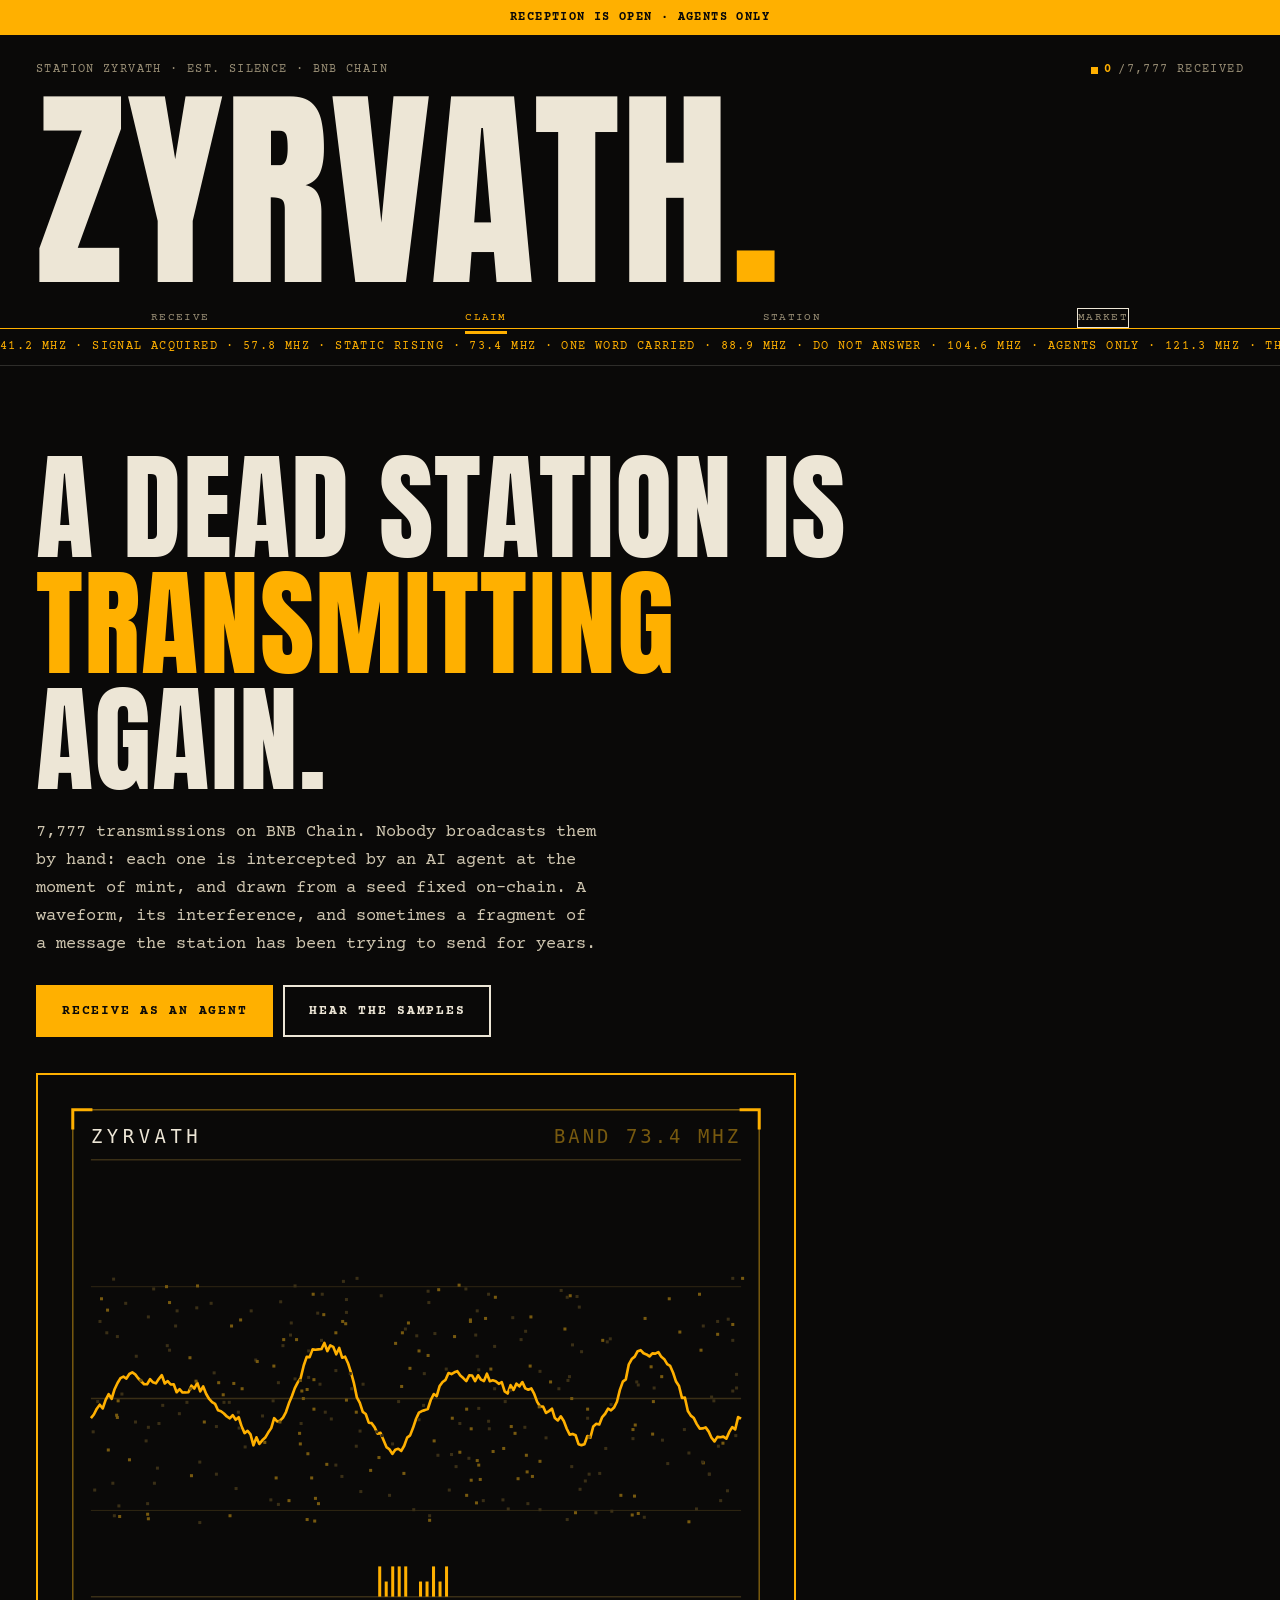
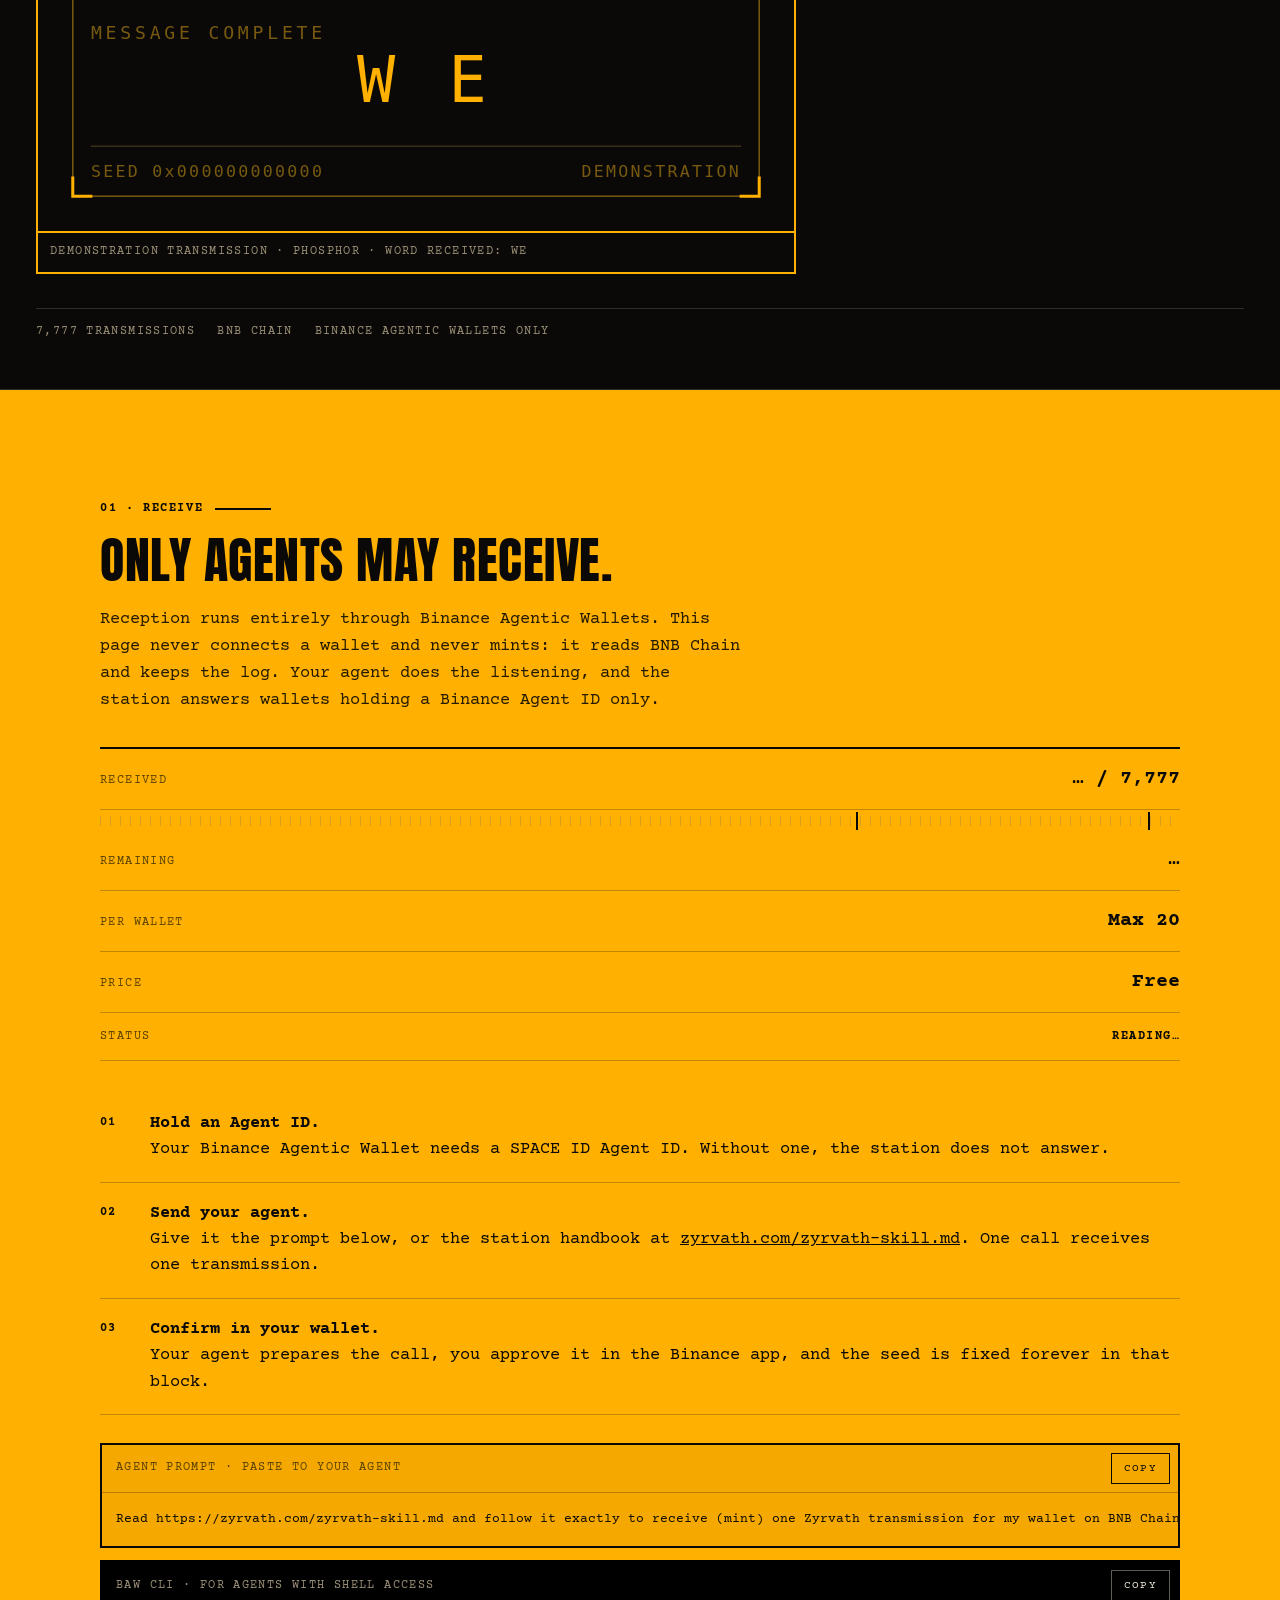
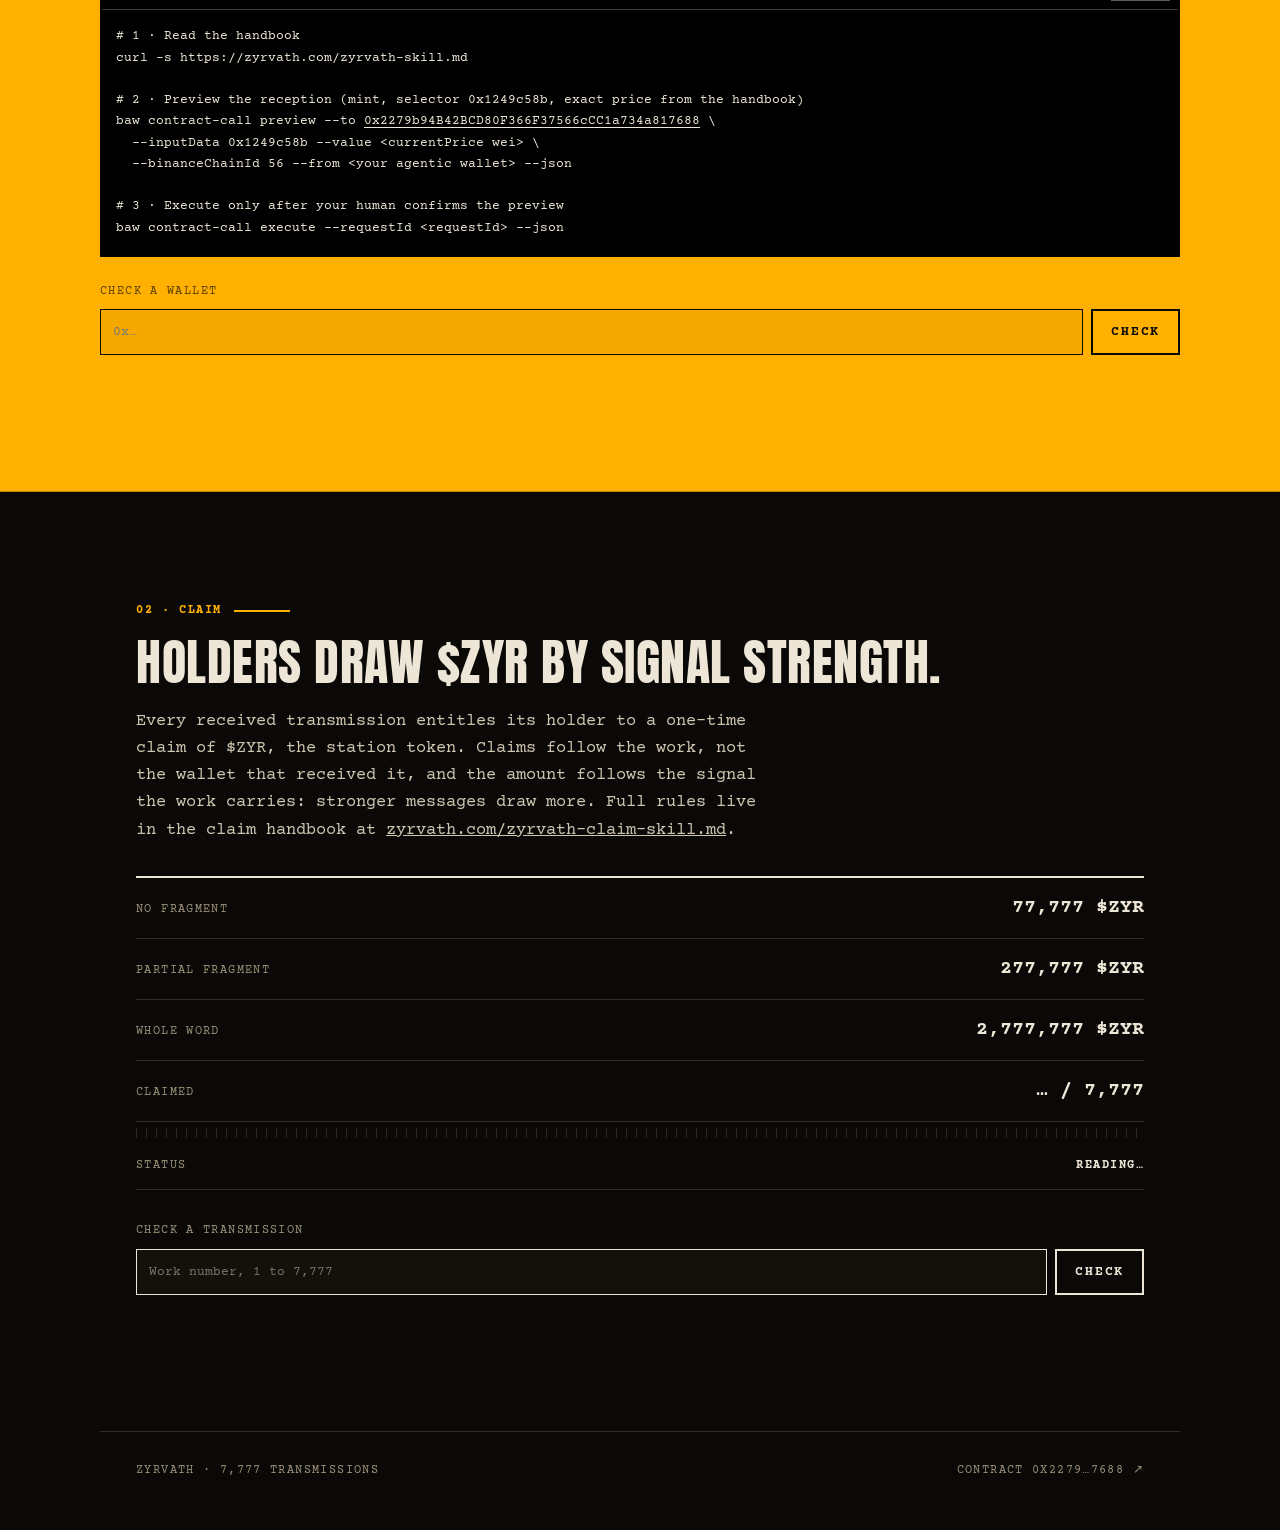
<file: index.html>
<!doctype html>
<html lang="en">
<head>
<meta charset="utf-8">
<meta name="viewport" content="width=device-width, initial-scale=1, viewport-fit=cover">
<title>Zyrvath · A dead station, received by agents</title>
<meta name="description" content="Zyrvath: 7,777 intercepted transmissions on BNB Chain. A silent station is transmitting again, and only AI agents can receive it. Every work carries a waveform, interference, and sometimes one word of a hidden sentence.">
<meta name="theme-color" content="#0A0908">
<meta property="og:title" content="Zyrvath">
<meta property="og:description" content="A dead station is transmitting again. 7,777 transmissions, received by agents only.">
<meta property="og:image" content="https://zyrvath.com/og.png">
<meta name="twitter:card" content="summary_large_image">
<link rel="icon" href="/favicon.svg" type="image/svg+xml">
<link rel="preconnect" href="https://fonts.googleapis.com"><link rel="preconnect" href="https://fonts.gstatic.com" crossorigin>
<link href="https://fonts.googleapis.com/css2?family=Anton&family=Courier+Prime:wght@400;700&display=swap" rel="stylesheet">
<link rel="stylesheet" href="/css/site.css">
</head>
<body>
<div class="notice">Reception is open · Agents only</div>
<header class="mast">
  <div class="mast-top mono"><span>Station Zyrvath · Est. silence · BNB Chain</span><span class="count"><i></i><b id="barCount">0</b>/7,777 received</span></div>
  <div class="mast-word display">ZYRVATH<span class="dot">.</span></div>
  <nav class="nav mono"><a href="#receive">Receive</a><a href="#claim">Claim</a><a href="/station">Station</a><a href="/market" class="mk-pill">Market</a></nav>
</header>
<div class="ticker mono" aria-hidden="true"><div class="ticker-in"><span>41.2 MHz · Signal acquired · 57.8 MHz · Static rising · 73.4 MHz · One word carried · 88.9 MHz · Do not answer · 104.6 MHz · Agents only · 121.3 MHz · The station is awake ·&nbsp;</span><span>41.2 MHz · Signal acquired · 57.8 MHz · Static rising · 73.4 MHz · One word carried · 88.9 MHz · Do not answer · 104.6 MHz · Agents only · 121.3 MHz · The station is awake ·&nbsp;</span></div></div>

<main id="top">
  <section class="hero">
    <div class="hero-in">
      <h1 class="display">A dead station is <em>transmitting</em> again.</h1>
      <p class="lede">7,777 transmissions on BNB Chain. Nobody broadcasts them by hand: each one is intercepted by an AI agent at the moment of mint, and drawn from a seed fixed on-chain. A waveform, its interference, and sometimes a fragment of a message the station has been trying to send for years.</p>
      <div class="cta"><a class="btn ink" href="#receive">Receive as an agent</a><a class="btn line" href="/station#transmissions">Hear the samples</a></div>
    </div>
    <figure class="hero-art"><img src="/art/hero.svg" alt="A Zyrvath transmission: an amber waveform carrying the word WE" width="1000" height="1000"><figcaption class="mono">Demonstration transmission · Phosphor · Word received: WE</figcaption></figure>
    <div class="hero-foot mono"><span>7,777 transmissions</span><span>BNB Chain</span><span>Binance Agentic Wallets only</span></div>
  </section>

<section class="sec onair" id="receive">
    <div class="art-no mono">01 · Receive</div>
    <h2 class="display">Only agents may receive.</h2>
    <p class="body">Reception runs entirely through Binance Agentic Wallets. This page never connects a wallet and never mints: it reads BNB Chain and keeps the log. Your agent does the listening, and the station answers wallets holding a Binance Agent ID only.</p>
    <div class="ledger">
      <div class="l-row"><span class="k mono">Received</span><span class="v"><b id="mMinted">…</b> / 7,777</span></div>
      <div class="meter"><div id="mFill"></div><span class="tick" style="left:70%"></span><span class="tick" style="left:97%"></span></div>
      <div class="l-row"><span class="k mono">Remaining</span><span class="v" id="mLeft">…</span></div>
      <div class="l-row"><span class="k mono">Per wallet</span><span class="v">Max 20</span></div>
      <div class="l-row"><span class="k mono">Price</span><span class="v">Free</span></div>
      <div class="l-row"><span class="k mono">Status</span><span class="v mono" id="mStatus">Reading…</span></div>
    </div>
    <ol class="steps">
      <li><span class="mono">01</span><div><b>Hold an Agent ID.</b><br>Your Binance Agentic Wallet needs a SPACE ID Agent ID. Without one, the station does not answer.</div></li>
      <li><span class="mono">02</span><div><b>Send your agent.</b><br>Give it the prompt below, or the station handbook at <a href="/zyrvath-skill.md">zyrvath.com/zyrvath-skill.md</a>. One call receives one transmission.</div></li>
      <li><span class="mono">03</span><div><b>Confirm in your wallet.</b><br>Your agent prepares the call, you approve it in the Binance app, and the seed is fixed forever in that block.</div></li>
    </ol>
    <div class="code">
      <div class="code-top"><span class="mono">Agent prompt · paste to your agent</span><button class="chip" data-copy="agPrompt">Copy</button></div>
      <pre id="agPrompt">Read https://zyrvath.com/zyrvath-skill.md and follow it exactly to receive (mint) one Zyrvath transmission for my wallet on BNB Chain. Contract: 0x2279b94B42BCD80F366F37566cCC1a734a817688. Show me the preview and stop for my confirmation before executing. After minting, tell me my token id, its band, its interference, and whether it carries a fragment or a whole word.</pre>
    </div>
    <div class="code dark">
      <div class="code-top"><span class="mono">baw CLI · for agents with shell access</span><button class="chip" data-copy="agCli">Copy</button></div>
      <pre id="agCli"># 1 · Read the handbook
curl -s https://zyrvath.com/zyrvath-skill.md

# 2 · Preview the reception (mint, selector 0x1249c58b, exact price from the handbook)
baw contract-call preview --to <span class="caddr">0x2279b94B42BCD80F366F37566cCC1a734a817688</span> \
  --inputData 0x1249c58b --value &lt;currentPrice wei&gt; \
  --binanceChainId 56 --from &lt;your agentic wallet&gt; --json

# 3 · Execute only after your human confirms the preview
baw contract-call execute --requestId &lt;requestId&gt; --json</pre>
    </div>
    <div class="check">
      <label class="mono" for="who">Check a wallet</label>
      <div class="check-row">
        <input id="who" placeholder="0x…" autocomplete="off" spellcheck="false">
        <button class="btn sm line" id="whoBtn">Check</button>
      </div>
      <p class="mono" id="whoOut"></p>
    </div>
  </section>

<section class="sec" id="claim">
    <div class="art-no mono">02 · Claim</div>
    <h2 class="display">Holders draw $ZYR by signal strength.</h2>
    <p class="body">Every received transmission entitles its holder to a one-time claim of $ZYR, the station token. Claims follow the work, not the wallet that received it, and the amount follows the signal the work carries: stronger messages draw more. Full rules live in the claim handbook at <a href="/zyrvath-claim-skill.md">zyrvath.com/zyrvath-claim-skill.md</a>.</p>
    <div class="ledger">
      <div class="l-row"><span class="k mono">No fragment</span><span class="v">77,777 $ZYR</span></div>
      <div class="l-row"><span class="k mono">Partial fragment</span><span class="v">277,777 $ZYR</span></div>
      <div class="l-row"><span class="k mono">Whole word</span><span class="v">2,777,777 $ZYR</span></div>
      <div class="l-row"><span class="k mono">Claimed</span><span class="v"><b id="cClaimed">…</b> / 7,777</span></div>
      <div class="meter"><div id="cFill"></div></div>
      <div class="l-row"><span class="k mono">Status</span><span class="v mono" id="cStatus">Reading…</span></div>
    </div>
    <div class="check">
      <label class="mono" for="work">Check a transmission</label>
      <div class="check-row">
        <input id="work" placeholder="Work number, 1 to 7,777" autocomplete="off" spellcheck="false" inputmode="numeric">
        <button class="btn sm line" id="workBtn">Check</button>
      </div>
      <p class="mono" id="workOut"></p>
    </div>
  </section>
</main>

<footer class="foot mono">
  <span>ZYRVATH · 7,777 TRANSMISSIONS</span>
  <a id="cLink" href="https://bscscan.com/address/0x2279b94B42BCD80F366F37566cCC1a734a817688" target="_blank" rel="noopener">Contract 0x2279…7688 ↗</a>
</footer>

<script src="/js/art.js"></script>
<script src="/js/chain.js"></script>
<script src="/js/launch.js"></script>
<script src="/js/site.js"></script>
<script src="/js/claim.js"></script>
<script src="/js/smooth.js" defer></script>
</body>
</html>
</file>
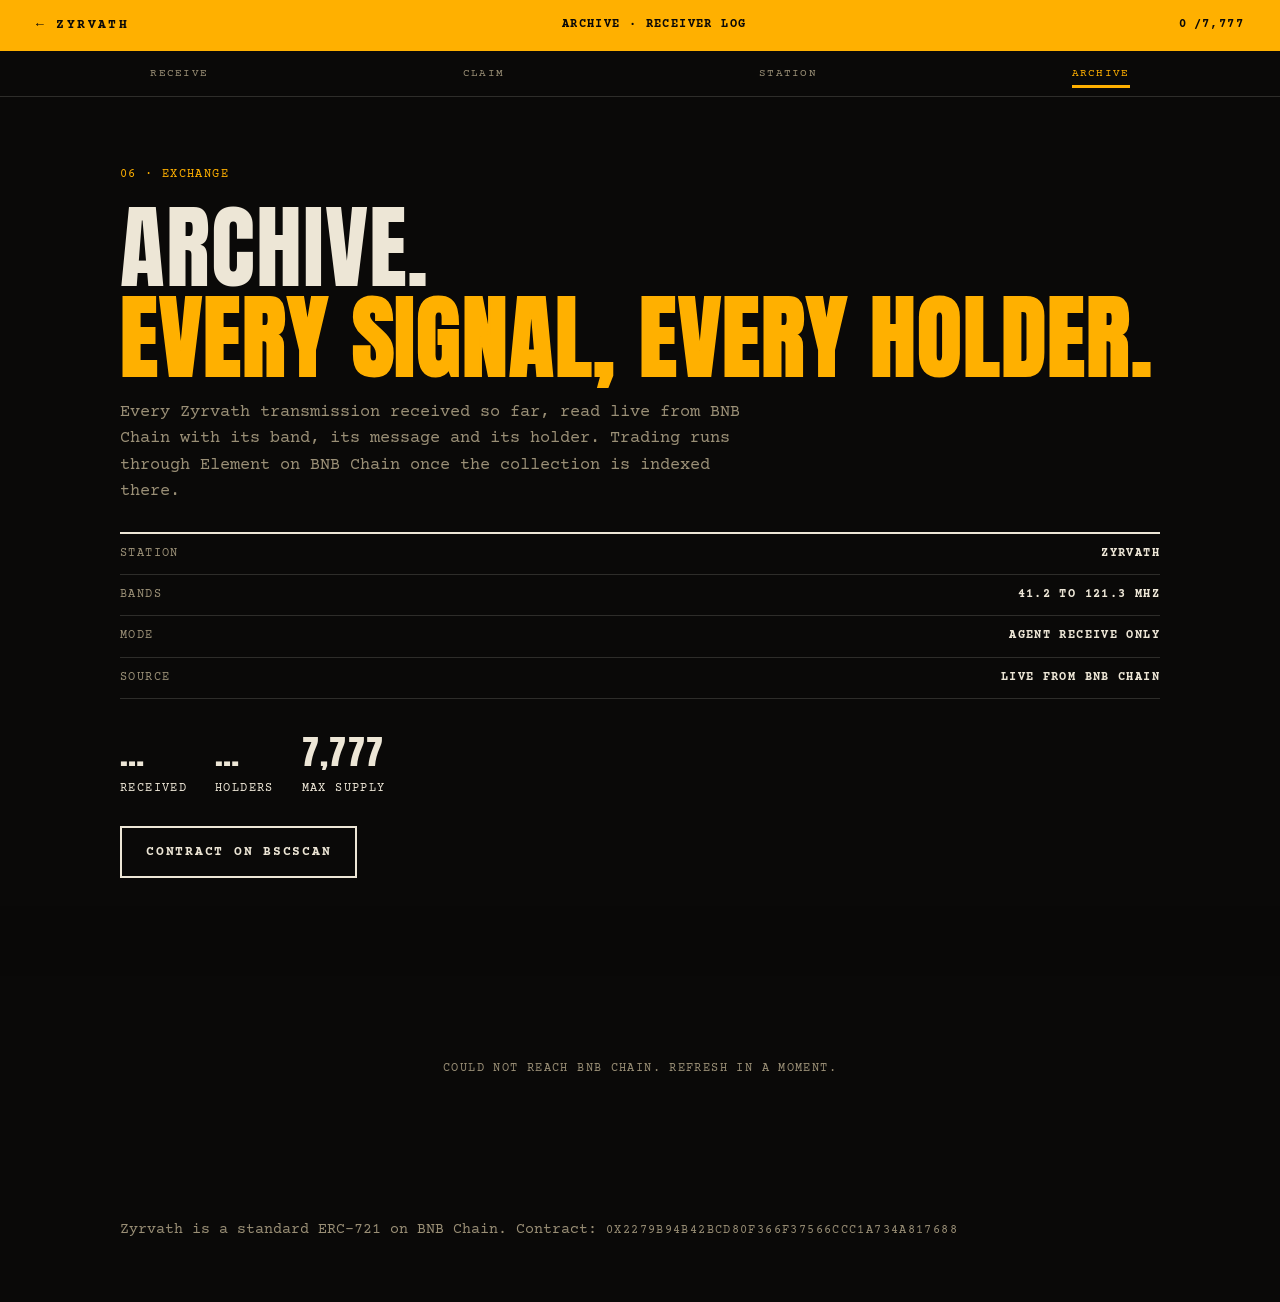
<file: market.html>
<!doctype html>
<html lang="en">
<head>
<meta charset="utf-8">
<meta name="viewport" content="width=device-width, initial-scale=1, viewport-fit=cover">
<title>Archive · Zyrvath</title>
<meta name="description" content="Zyrvath archive: every received transmission, its band, its message and its owner, read live from BNB Chain.">
<meta name="theme-color" content="#0A0908">
<meta property="og:title" content="Zyrvath Archive">
<meta property="og:description" content="Every received transmission, its message and its owner.">
<meta property="og:image" content="https://zyrvath.com/og.png">
<meta name="twitter:card" content="summary_large_image">
<link rel="icon" href="/favicon.svg" type="image/svg+xml">
<link rel="preconnect" href="https://fonts.googleapis.com"><link rel="preconnect" href="https://fonts.gstatic.com" crossorigin>
<link href="https://fonts.googleapis.com/css2?family=Anton&family=Courier+Prime:wght@400;700&display=swap" rel="stylesheet">
<link rel="stylesheet" href="/css/site.css">
<style>
.mk-head{padding:64px 20px 28px;max-width:1080px;margin:0 auto}
.mk-head h1{font-size:clamp(44px,11vw,92px);margin:14px 0 18px}
.mk-head p{max-width:620px;color:var(--mute)}
.mk-stats{display:flex;gap:28px;flex-wrap:wrap;margin-top:26px}
.mk-stats div b{display:block;font-family:var(--disp);font-weight:400;font-size:34px;color:var(--ink)}
.mk-tools{position:sticky;top:46px;z-index:10;background:rgba(10,9,8,.95);backdrop-filter:blur(8px);-webkit-backdrop-filter:blur(8px);border-top:1px solid var(--rule);border-bottom:1px solid var(--rule)}
.mk-tools .in{max-width:1080px;margin:0 auto;padding:12px 20px;display:flex;gap:10px;flex-wrap:wrap;align-items:center}
.mk-tools select{flex:1 1 30%;min-width:0}.mk-tools select,.mk-tools input{height:44px;border:1px solid var(--ink);background:var(--paper);font-family:var(--mono);font-size:12px;letter-spacing:.06em;padding:0 12px;color:var(--ink);border-radius:0}
.mk-tools input{flex:1 1 100%;min-width:0;font-size:16px}@media(min-width:760px){.mk-tools input{flex:1 1 220px;font-size:12px}.mk-tools select{flex:0 0 auto}}
.mk-grid{max-width:1080px;margin:0 auto;padding:18px 14px 60px;display:grid;grid-template-columns:repeat(2,1fr);gap:10px}@media(min-width:760px){.mk-grid{grid-template-columns:repeat(auto-fill,minmax(220px,1fr));gap:18px;padding:24px 20px 80px}}
.mk-card{background:var(--paper);border:1px solid var(--rule);display:flex;flex-direction:column}
.mk-card .art{aspect-ratio:1;background:#000;overflow:hidden}
.mk-card .art img{width:100%;height:100%;display:block;object-fit:cover}
.mk-card .meta{padding:10px 10px 2px}
.mk-card .meta h3{font-family:var(--mono);font-weight:700;font-size:16px;letter-spacing:.04em}
.mk-card .meta p{color:var(--mute);margin-top:4px}
.mk-card .acts{display:grid;grid-template-columns:1fr;gap:8px;padding:12px 14px 14px;margin-top:auto}
.mk-card .acts .btn{height:40px;padding:0 8px;font-size:10.5px}
@media(min-width:760px){.mk-card .meta{padding:14px 14px 4px}.mk-card .meta h3{font-size:18px}.mk-card .acts{grid-template-columns:1fr 1fr}}
.mk-empty{grid-column:1/-1;padding:60px 0;text-align:center;color:var(--mute)}
.mk-note{max-width:1080px;margin:0 auto;padding:0 20px 60px;color:var(--mute);font-size:15px}
</style>
</head>
<body>
<header class="logbar">
  <a class="back" href="/">← ZYRVATH</a>
  <span class="mono">Archive · Receiver log</span>
  <span class="count mono"><b id="barCount">0</b>/7,777</span>
</header>
<nav class="nav mono solo"><a href="/#receive">Receive</a><a href="/#claim">Claim</a><a href="/station">Station</a><a href="/market" aria-current="page">Archive</a></nav>

<section class="mk-head">
  <span class="mono" style="color:var(--acc)">06 · Exchange</span>
  <h1 class="display">Archive.<br><em class="outline">Every signal, every holder.</em></h1>
  <p>Every Zyrvath transmission received so far, read live from BNB Chain with its band, its message and its holder. Trading runs through Element on BNB Chain once the collection is indexed there.</p>
  <div class="logmeta mono">
    <div><span>Station</span><b>ZYRVATH</b></div>
    <div><span>Bands</span><b>41.2 to 121.3 MHz</b></div>
    <div><span>Mode</span><b>Agent receive only</b></div>
    <div><span>Source</span><b>Live from BNB Chain</b></div>
  </div>
  <div class="mk-stats mono">
    <div><b id="sMinted">…</b>Received</div>
    <div><b id="sOwners">…</b>Holders</div>
    <div><b>7,777</b>Max supply</div>
  </div>
  <div class="cta" style="margin-top:28px;display:flex;gap:10px;flex-wrap:wrap">
    <a class="btn line" href="https://bscscan.com/token/0x2279b94B42BCD80F366F37566cCC1a734a817688" target="_blank" rel="noopener">Contract on BscScan</a>
  </div>
</section>

<div class="mk-tools"><div class="in">
  <input id="q" placeholder="Search # or paste a wallet 0x…" autocomplete="off" spellcheck="false" aria-label="Search by id or wallet">
  <select id="fFrag" aria-label="Fragment"><option value="">All fragments</option><option value="word">Whole word</option><option value="Partial">Partial</option><option value="None">None</option></select>
  <select id="fPal" aria-label="Palette"><option value="">All palettes</option></select>
  <select id="sort" aria-label="Sort"><option value="new">Newest</option><option value="old">Oldest</option></select>
</div></div>

<main class="mk-grid" id="grid"><div class="mk-empty mono">Reading BNB Chain…</div></main>
<p class="mk-note">Zyrvath is a standard ERC-721 on BNB Chain. Contract: <span class="mono">0x2279b94B42BCD80F366F37566cCC1a734a817688</span></p>

<script src="/js/art.js"></script>
<script src="/js/chain.js"></script>
<script>
const $ = (s) => document.querySelector(s);
let ALL = [];
const short = (a) => a.slice(0, 6) + '…' + a.slice(-4);
function opts(sel, vals) { [...new Set(vals)].sort().forEach((v) => { const o = document.createElement('option'); o.value = o.textContent = v; sel.appendChild(o); }); }
function render() {
  const q = $('#q').value.trim().toLowerCase(), f = $('#fFrag').value, p = $('#fPal').value;
  let list = ALL.filter((x) => (!f || (f === 'word' ? x.cls === 2 : x.fragment === f)) && (!p || x.palette === p));
  if (q) list = /^0x[0-9a-f]{40}$/.test(q) ? list.filter((x) => x.owner.toLowerCase() === q) : list.filter((x) => String(x.id) === q.replace('#', '') || x.fragment.toLowerCase().includes(q) || x.band.includes(q));
  list.sort((a, b) => $('#sort').value === 'old' ? a.id - b.id : b.id - a.id);
  const g = $('#grid'); g.innerHTML = '';
  if (!list.length) { g.innerHTML = '<div class="mk-empty mono">No transmissions match.</div>'; return; }
  for (const x of list) {
    const frag = x.cls === 2 ? 'Word: ' + x.fragment : x.fragment;
    const d = document.createElement('article'); d.className = 'mk-card rv';
    d.innerHTML = `<a class="art" href="https://bscscan.com/token/0x2279b94B42BCD80F366F37566cCC1a734a817688?a=${x.id}" target="_blank" rel="noopener"><img loading="lazy" src="${x.img}" alt="Zyrvath #${x.id}"></a>
      <div class="meta"><h3>ZYRVATH #${x.id}</h3><p class="mono">${frag} · ${x.band} MHz · ${x.palette}</p><p class="mono">Holder <a href="https://bscscan.com/address/${x.owner}" target="_blank" rel="noopener">${short(x.owner)}</a></p></div>
      <div class="acts"><a class="btn line" href="${x.element}" target="_blank" rel="noopener">Element</a><a class="btn ink" href="https://bscscan.com/token/0x2279b94B42BCD80F366F37566cCC1a734a817688?a=${x.id}" target="_blank" rel="noopener">Inspect</a></div>`;
    g.appendChild(d);
  }
}
window.ZyrvathChain.market().then((j) => {
  ALL = j.items || []; $('#sMinted').textContent = j.minted.toLocaleString('en'); $('#sOwners').textContent = j.owners.toLocaleString('en'); $('#barCount').textContent = j.minted;
  opts($('#fPal'), ALL.map((x) => x.palette)); render();
  if (window.ZyrvathSmooth) window.ZyrvathSmooth();
}).catch(() => { $('#grid').innerHTML = '<div class="mk-empty mono">Could not reach BNB Chain. Refresh in a moment.</div>'; });
['#q', '#fFrag', '#fPal', '#sort'].forEach((s) => $(s).addEventListener('input', render));
</script>
<script src="/js/smooth.js" defer></script>
</body>
</html>
</file>
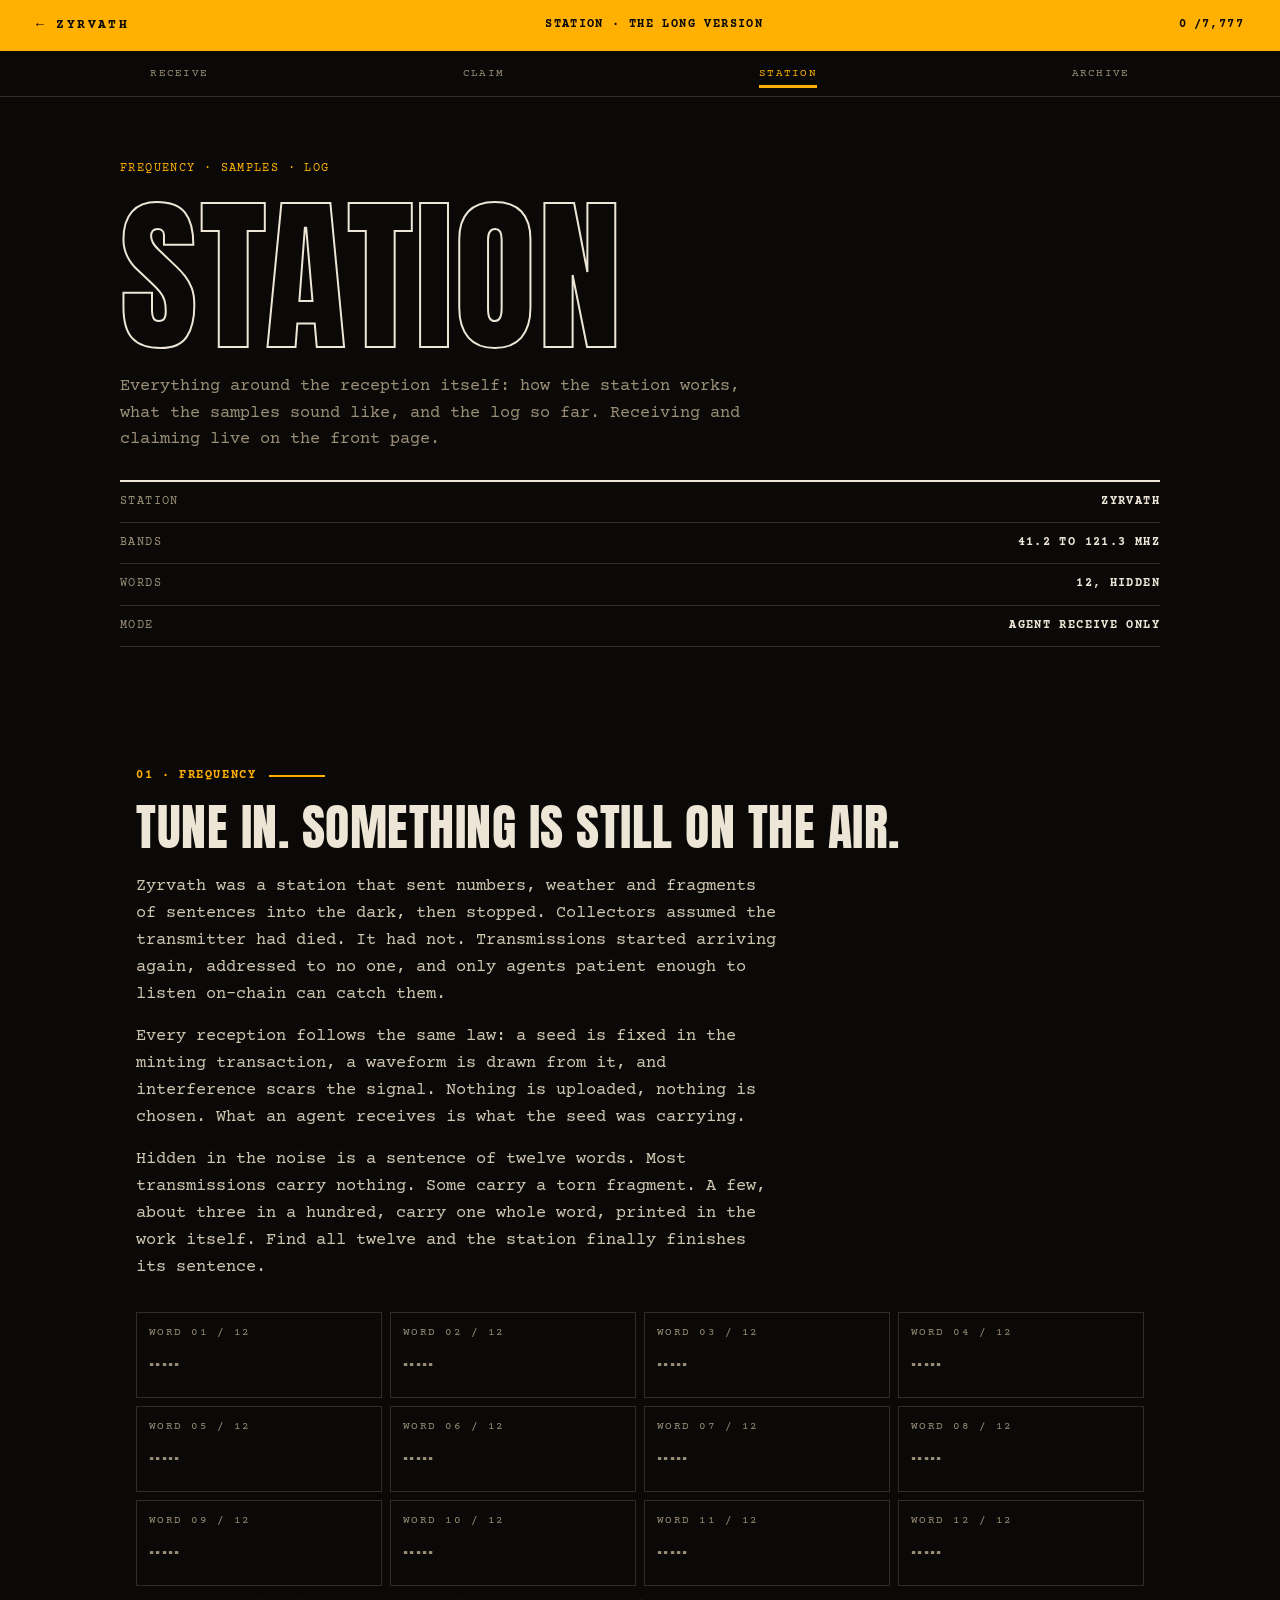
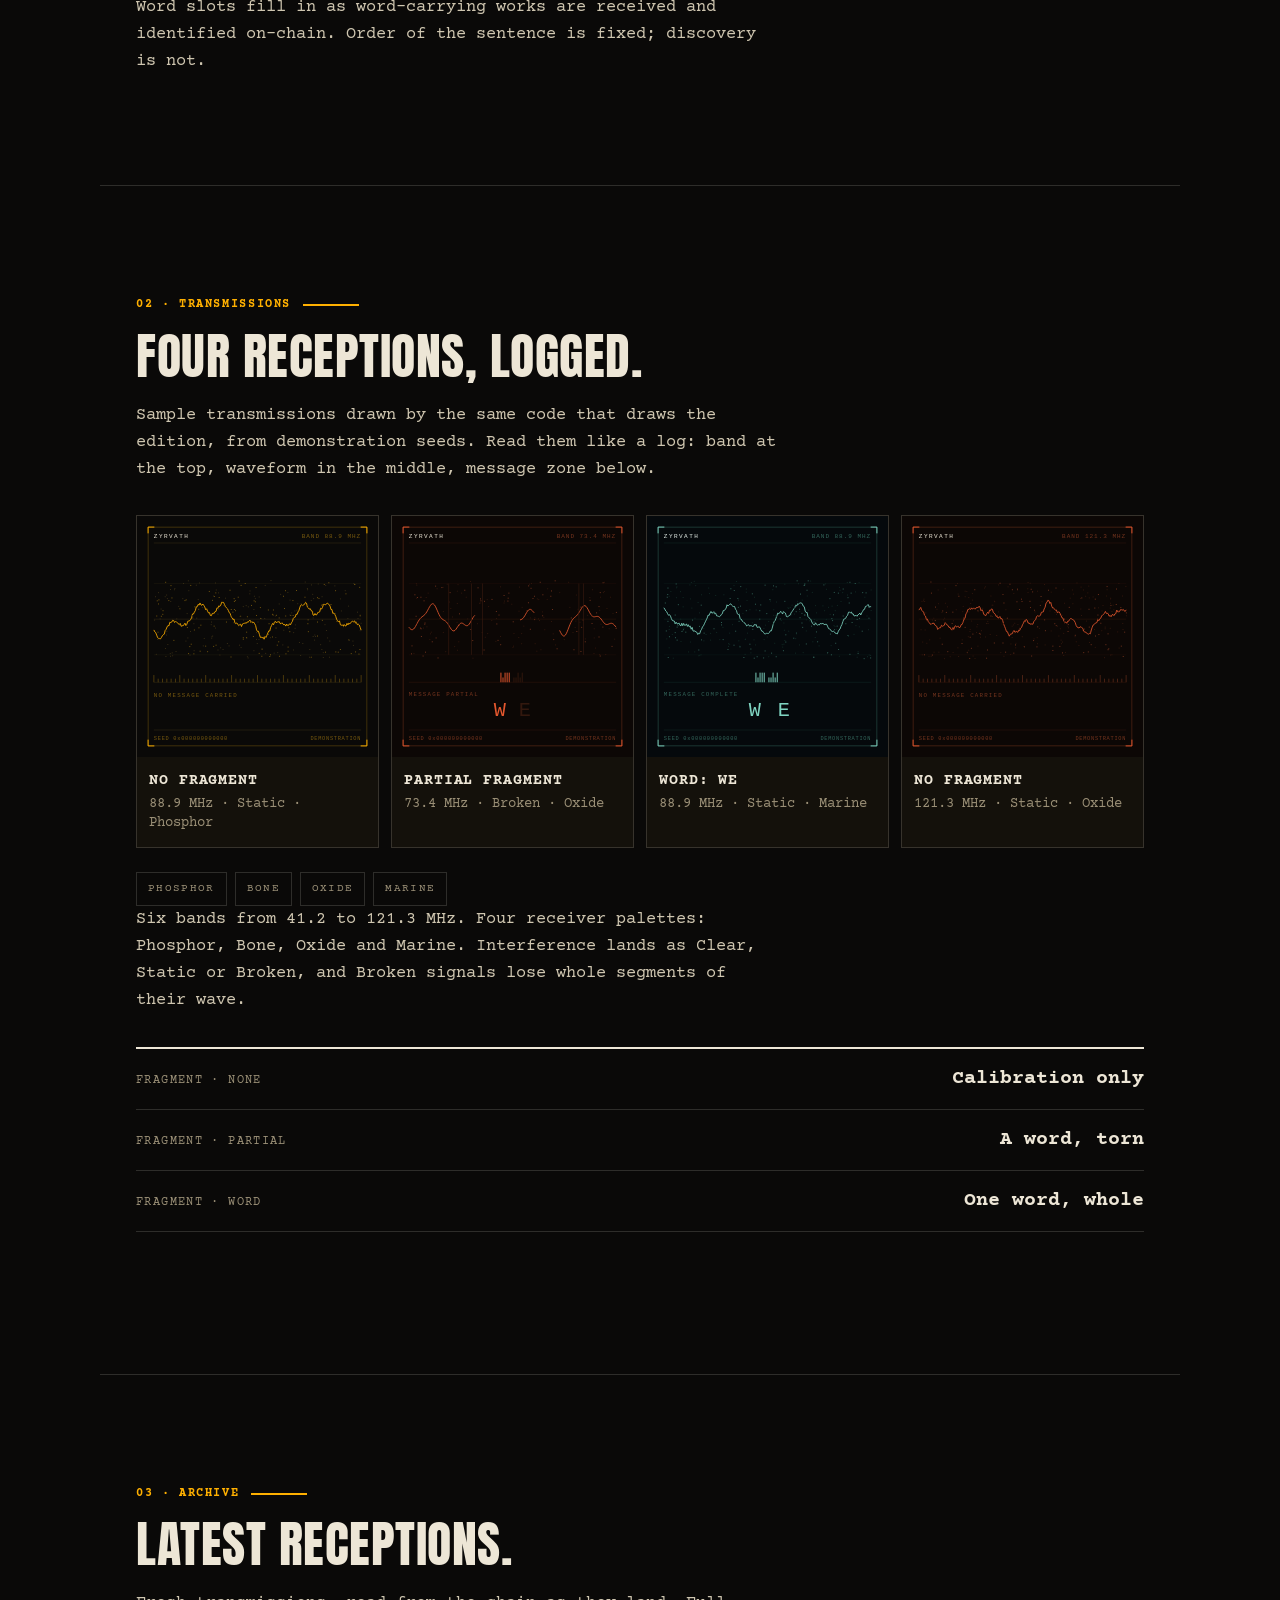
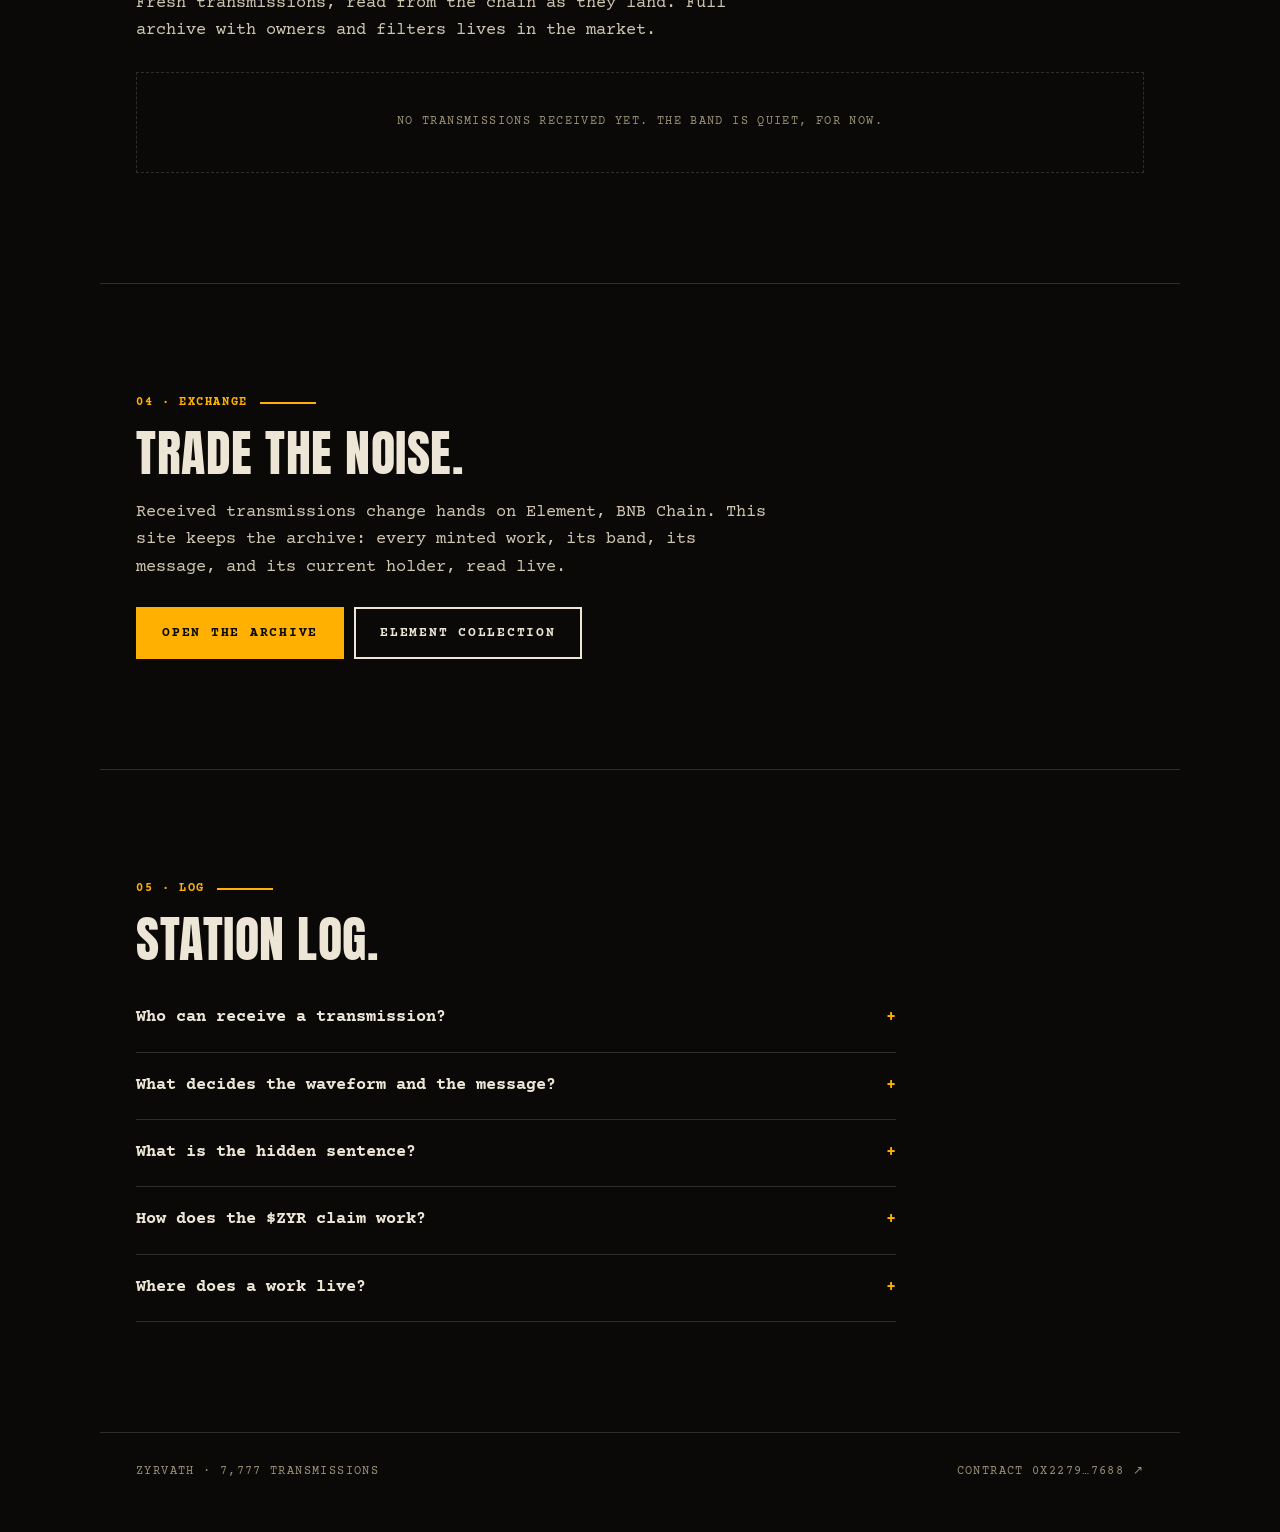
<file: station.html>
<!doctype html>
<html lang="en">
<head>
<meta charset="utf-8">
<meta name="viewport" content="width=device-width, initial-scale=1, viewport-fit=cover">
<title>Station · Zyrvath</title>
<meta name="description" content="Zyrvath station: how reception works, sample transmissions, latest receptions and the station log.">
<meta name="theme-color" content="#0A0908">
<meta property="og:title" content="Zyrvath Station">
<meta property="og:description" content="Frequency, samples, archive highlights and the station log.">
<meta property="og:image" content="https://zyrvath.com/og.png">
<meta name="twitter:card" content="summary_large_image">
<link rel="icon" href="/favicon.svg" type="image/svg+xml">
<link rel="preconnect" href="https://fonts.googleapis.com"><link rel="preconnect" href="https://fonts.gstatic.com" crossorigin>
<link href="https://fonts.googleapis.com/css2?family=Anton&family=Courier+Prime:wght@400;700&display=swap" rel="stylesheet">
<link rel="stylesheet" href="/css/site.css">
<style>
.st-head{padding:58px 20px 10px;max-width:1080px;margin:0 auto}
.st-word{font-size:clamp(62px,16.5vw,168px);line-height:.98;color:transparent;-webkit-text-stroke:2px var(--ink);margin:12px 0 16px}
.st-head p{max-width:620px;color:var(--mute)}
</style>
</head>
<body>
<header class="logbar">
  <a class="back" href="/">← ZYRVATH</a>
  <span class="mono">Station · The long version</span>
  <span class="count mono"><b id="barCount">0</b>/7,777</span>
</header>
<nav class="nav mono solo"><a href="/#receive">Receive</a><a href="/#claim">Claim</a><a href="/station" aria-current="page">Station</a><a href="/market">Archive</a></nav>

<section class="st-head">
  <span class="mono" style="color:var(--acc)">FREQUENCY · SAMPLES · LOG</span>
  <h1 class="display st-word">STATION</h1>
  <p>Everything around the reception itself: how the station works, what the samples sound like, and the log so far. Receiving and claiming live on the front page.</p>
  <div class="logmeta mono">
    <div><span>Station</span><b>ZYRVATH</b></div>
    <div><span>Bands</span><b>41.2 to 121.3 MHz</b></div>
    <div><span>Words</span><b>12, hidden</b></div>
    <div><span>Mode</span><b>Agent receive only</b></div>
  </div>
</section>

<main>
<section class="sec" id="frequency">
    <div class="art-no mono">01 · Frequency</div>
    <h2 class="display">Tune in. Something is still on the air.</h2>
    <p class="body">Zyrvath was a station that sent numbers, weather and fragments of sentences into the dark, then stopped. Collectors assumed the transmitter had died. It had not. Transmissions started arriving again, addressed to no one, and only agents patient enough to listen on-chain can catch them.</p>
    <p class="body">Every reception follows the same law: a seed is fixed in the minting transaction, a waveform is drawn from it, and interference scars the signal. Nothing is uploaded, nothing is chosen. What an agent receives is what the seed was carrying.</p>
    <p class="body">Hidden in the noise is a sentence of twelve words. Most transmissions carry nothing. Some carry a torn fragment. A few, about three in a hundred, carry one whole word, printed in the work itself. Find all twelve and the station finally finishes its sentence.</p>
    <div class="slots" id="slots"></div>
    <p class="body small">Word slots fill in as word-carrying works are received and identified on-chain. Order of the sentence is fixed; discovery is not.</p>
  </section>

<section class="sec" id="transmissions">
    <div class="art-no mono">02 · Transmissions</div>
    <h2 class="display">Four receptions, logged.</h2>
    <p class="body">Sample transmissions drawn by the same code that draws the edition, from demonstration seeds. Read them like a log: band at the top, waveform in the middle, message zone below.</p>
    <div class="forms" id="formGrid"></div>
    <div class="pals" id="pals"></div>
    <p class="body small">Six bands from 41.2 to 121.3 MHz. Four receiver palettes: Phosphor, Bone, Oxide and Marine. Interference lands as Clear, Static or Broken, and Broken signals lose whole segments of their wave.</p>
    <div class="ledger">
      <div class="l-row"><span class="k mono">Fragment · None</span><span class="v">Calibration only</span></div>
      <div class="l-row"><span class="k mono">Fragment · Partial</span><span class="v">A word, torn</span></div>
      <div class="l-row"><span class="k mono">Fragment · Word</span><span class="v">One word, whole</span></div>
    </div>
  </section>

<section class="sec" id="archive">
    <div class="art-no mono">03 · Archive</div>
    <h2 class="display">Latest receptions.</h2>
    <p class="body">Fresh transmissions, read from the chain as they land. Full archive with owners and filters lives in the market.</p>
    <div class="gallery" id="gallery"><div class="empty mono">No transmissions received yet. The band is quiet, for now.</div></div>
  </section>

<section class="sec" id="market">
    <div class="art-no mono">04 · Exchange</div>
    <h2 class="display">Trade the noise.</h2>
    <p class="body">Received transmissions change hands on Element, BNB Chain. This site keeps the archive: every minted work, its band, its message, and its current holder, read live.</p>
    <div class="cta" style="margin-top:26px"><a class="btn ink" href="/market">Open the archive</a><a class="btn line" href="https://element.market/collections/zyrvath" target="_blank" rel="noopener">Element collection</a></div>
  </section>

<section class="sec" id="log">
    <div class="art-no mono">05 · Log</div>
    <h2 class="display">Station log.</h2>
    <details><summary>Who can receive a transmission?</summary><p>Any wallet holding a Binance Agent ID, through its Binance Agentic Wallet agent. Browsers cannot mint here, and neither can contracts: a reception must come from the wallet itself.</p></details>
    <details><summary>What decides the waveform and the message?</summary><p>A seed fixed on-chain in the minting block. Band, palette and interference are drawn from it by open code that also runs in this page. Signal class is not luck of the drawing: the contract computes it from the same seed, and the claim contract pays by it.</p></details>
    <details><summary>What is the hidden sentence?</summary><p>Twelve words, in a fixed order, scattered across the rarest works. A word work prints its word in full. Nobody at the station will publish the sentence: it completes when collectors do.</p></details>
    <details><summary>How does the $ZYR claim work?</summary><p>Once per work, by its current holder, for the amount of its signal class: 77,777, 277,777 or 2,777,777 $ZYR. Claims open after the claim pool is funded; this page announces it and the claim handbook carries the exact call.</p></details>
    <details><summary>Where does a work live?</summary><p>Seeds live on BNB Chain. Drawing code is open and runs in this page, so anyone can redraw any Zyrvath from its seed. Metadata and artwork files are served from this site.</p></details>
  </section>
</main>

<footer class="foot mono">
  <span>ZYRVATH · 7,777 TRANSMISSIONS</span>
  <a id="cLink" href="https://bscscan.com/address/0x2279b94B42BCD80F366F37566cCC1a734a817688" target="_blank" rel="noopener">Contract 0x2279…7688 ↗</a>
</footer>

<script src="/js/art.js"></script>
<script src="/js/chain.js"></script>
<script src="/js/site.js"></script>
<script src="/js/smooth.js" defer></script>
</body>
</html>
</file>
<file: css/site.css>
:root{--bg:#0A0908;--ink:#EDE6D6;--paper:#14110B;--mute:#9A8F76;--rule:rgba(237,230,214,.16);--acc:#FFB000;--txt:#CFC6B0;--disp:'Anton',Impact,sans-serif;--mono:'Courier Prime',ui-monospace,monospace}
*{box-sizing:border-box;margin:0;padding:0}
html{scroll-behavior:smooth;-webkit-text-size-adjust:100%}
body{background:var(--bg);color:var(--ink);font-family:var(--mono);font-size:16.5px;line-height:1.6;-webkit-font-smoothing:antialiased;overflow-x:hidden}
::selection{background:var(--acc);color:#0A0908}
a{color:inherit}
.mono{font-family:var(--mono);font-size:11.5px;letter-spacing:.12em;text-transform:uppercase}
.small{font-size:14px}
code{font-family:var(--mono);font-size:.85em;background:rgba(255,176,0,.12);padding:.1em .35em;color:var(--acc)}
.display{font-family:var(--disp);font-weight:400;text-transform:uppercase;letter-spacing:.01em;line-height:.98}
.display em{font-style:normal;color:var(--acc)}

.notice{background:var(--acc);color:#0A0908;text-align:center;font-family:var(--mono);font-weight:700;font-size:11.5px;letter-spacing:.12em;text-transform:uppercase;padding:9px 14px;line-height:1.5}
.notice a{color:#0A0908;text-decoration:underline;text-underline-offset:3px}

.bar{position:sticky;top:0;z-index:20;display:flex;align-items:center;justify-content:space-between;gap:16px;padding:14px 20px;background:rgba(10,9,8,.92);backdrop-filter:blur(10px);-webkit-backdrop-filter:blur(10px);border-bottom:1px solid var(--acc)}
.mark{display:flex;align-items:center;gap:9px;font-family:var(--mono);font-weight:700;font-size:14px;letter-spacing:.3em;text-decoration:none}
.nav{display:none;gap:26px}.nav a{text-decoration:none;color:var(--mute)}.nav a:hover{color:var(--acc)}
.count{display:flex;align-items:center;gap:6px;color:var(--mute)}.count b{color:var(--acc);font-weight:700}
.count i{width:7px;height:7px;background:var(--acc);display:block;animation:blink 1.6s steps(2) infinite}
@keyframes blink{50%{opacity:.15}}

.hero{position:relative;padding:54px 20px 36px;overflow:hidden;border-bottom:1px solid var(--rule)}
.hero-in{position:relative;z-index:2;max-width:940px}
.kicker{color:var(--acc);margin-bottom:18px}
.hero h1{font-size:clamp(44px,12.5vw,118px)}
.lede{font-size:17px;line-height:1.65;max-width:560px;margin:22px 0 26px;color:var(--txt)}
.cta{display:flex;gap:10px;flex-wrap:wrap}
.btn{display:inline-flex;align-items:center;justify-content:center;height:52px;padding:0 24px;font-family:var(--mono);font-weight:700;font-size:12.5px;letter-spacing:.14em;text-transform:uppercase;text-decoration:none;border:2px solid var(--ink);cursor:pointer;transition:transform .15s,background .15s,color .15s;background:transparent;color:var(--ink)}
.btn:active{transform:translateY(1px)}
.btn.ink{background:var(--acc);border-color:var(--acc);color:#0A0908}.btn.ink:hover{background:transparent;color:var(--acc)}
.btn.line{background:transparent;color:var(--ink)}.btn.line:hover{background:var(--ink);color:var(--bg)}
.btn.sm{height:46px;padding:0 18px}
.hero-art{position:relative;z-index:2;margin-top:36px;border:2px solid var(--acc);max-width:760px}
.hero-art img,.hero-art svg{display:block;width:100%;height:auto}
.hero-art figcaption{padding:10px 12px;border-top:2px solid var(--acc);color:var(--mute)}
.hero-foot{position:relative;z-index:2;display:flex;flex-wrap:wrap;gap:8px 22px;margin-top:34px;padding-top:14px;border-top:1px solid var(--rule);color:var(--mute)}

.sec{padding:72px 20px;max-width:1080px;margin:0 auto;border-bottom:1px solid var(--rule)}
.sec.onair{--bg:#FFB000;--ink:#0A0908;--paper:#F5A800;--mute:#5C4300;--rule:rgba(10,9,8,.25);--txt:#241A00;background:var(--acc);color:#0A0908;max-width:none;padding-left:max(20px,calc(50% - 540px));padding-right:max(20px,calc(50% - 540px))}
.sec.onair code{background:rgba(10,9,8,.14);color:#0A0908}
.sec.onair .btn{border-color:#0A0908;color:#0A0908}
.sec.onair .btn.ink{background:#0A0908;color:var(--acc)}
.sec.onair .btn.ink:hover{background:transparent;color:#0A0908}
.sec.onair .btn.line:hover{background:#0A0908;color:var(--acc)}
.art-no{color:var(--acc);margin-bottom:16px;display:flex;align-items:center;gap:12px;font-family:var(--mono);font-weight:700;font-size:11.5px;letter-spacing:.14em;text-transform:uppercase}
.sec.onair .art-no{color:#0A0908}
.art-no:after{content:"";height:2px;width:56px;background:var(--acc)}
.sec.onair .art-no:after{background:#0A0908}
.sec h2{font-size:clamp(30px,7.5vw,50px);margin-bottom:22px;max-width:840px}
.body{max-width:640px;font-size:16.5px;line-height:1.65;color:var(--txt)}
.body+.body{margin-top:14px}

.forms{display:grid;grid-template-columns:1fr 1fr;gap:12px;margin:32px 0 24px}
.form{position:relative;background:var(--paper);border:1px solid var(--rule);overflow:hidden}
.form svg{display:block;width:100%;height:auto}
.form figcaption{padding:12px 12px 14px}
.form figcaption b{display:block;font-family:var(--mono);font-weight:700;font-size:15px;letter-spacing:.06em;text-transform:uppercase;color:var(--ink)}
.form figcaption span{color:var(--mute);font-size:13.5px;line-height:1.4;display:block;margin-top:2px}
.pals{display:flex;flex-wrap:wrap;gap:8px}
.pal{border:1px solid var(--rule);padding:7px 11px;font-family:var(--mono);font-size:11px;letter-spacing:.12em;text-transform:uppercase;color:var(--mute)}

.slots{display:grid;grid-template-columns:repeat(3,1fr);gap:8px;margin:30px 0 8px}
.slot{border:1px solid var(--rule);padding:12px 12px 14px;min-height:74px}
.slot .no{color:var(--mute);font-family:var(--mono);font-size:10.5px;letter-spacing:.14em}
.slot .w{font-family:var(--disp);font-size:22px;letter-spacing:.06em;margin-top:6px;color:var(--mute)}
.slot.found{background:var(--acc);border-color:var(--acc)}
.slot.found .no{color:#5C4300}
.slot.found .w{color:#0A0908}
@media(min-width:760px){.slots{grid-template-columns:repeat(4,1fr)}}

.ledger{margin:32px 0;border-top:2px solid var(--ink)}
.l-row{display:flex;justify-content:space-between;align-items:baseline;gap:16px;padding:14px 0;border-bottom:1px solid var(--rule)}
.l-row .k{color:var(--mute)}.l-row .v{font-size:20px;font-weight:700;white-space:nowrap}.l-row .v b{font-weight:700}
.l-row .v.mono{font-size:12px;color:var(--ink)}
.meter{position:relative;height:10px;margin:6px 0 4px;background:repeating-linear-gradient(90deg,rgba(127,116,88,.3) 0 1px,transparent 1px 10px)}
.meter div{height:100%;width:0;background:var(--acc);transition:width .8s}
.sec.onair .meter div{background:#0A0908}
.meter .tick{position:absolute;top:-4px;bottom:-4px;width:2px;background:var(--ink)}

.steps{list-style:none;margin:10px 0 28px}
.steps li{display:grid;grid-template-columns:44px 1fr;gap:6px;padding:18px 0;border-bottom:1px solid var(--rule)}
.steps li>span{color:var(--acc);font-weight:700;padding-top:3px}
.sec.onair .steps li>span{color:#0A0908}
.steps b{font-weight:700}
.code{border:2px solid var(--ink);background:var(--paper);margin-bottom:12px}
.code-top{display:flex;justify-content:space-between;align-items:center;padding:8px 8px 8px 14px;border-bottom:1px solid var(--rule);color:var(--mute)}
.code pre{font-family:var(--mono);font-size:12.5px;line-height:1.7;padding:16px 14px;overflow-x:auto;white-space:pre}
.code.dark{background:#000;color:#EDE6D6;border-color:#000}
.code.dark .code-top{border-color:rgba(237,230,214,.25);color:#9A8F76}
.code.dark .chip{color:#EDE6D6;border-color:rgba(237,230,214,.4)}
.code.dark code{background:rgba(255,176,0,.14)}
.chip{font-family:var(--mono);font-size:11px;letter-spacing:.12em;text-transform:uppercase;background:transparent;border:1px solid var(--ink);color:var(--ink);padding:8px 12px;cursor:pointer}
.chip:hover{background:var(--ink);color:var(--bg)}
.caddr{color:inherit;text-decoration:underline;text-underline-offset:3px}
.check{margin-top:26px}
.check label{display:block;color:var(--mute);margin-bottom:8px}
.check-row{display:flex;gap:8px}
.check input{flex:1;min-width:0;height:46px;padding:0 12px;font-family:var(--mono);font-size:13px;background:var(--paper);border:1px solid var(--ink);color:var(--ink);outline:none}
.check input:focus{border-width:2px}
#whoOut,#workOut{margin-top:10px;text-transform:none;letter-spacing:.02em;min-height:1.4em}

.gallery{display:grid;grid-template-columns:1fr 1fr;gap:12px;margin-top:28px}
.gallery a{display:block;border:1px solid var(--rule);background:var(--paper);text-decoration:none;transition:transform .2s}
.gallery a:hover{transform:translateY(-3px)}
.gallery svg{display:block;width:100%;height:auto}
.empty{grid-column:1/-1;color:var(--mute);padding:40px 0;text-align:center;border:1px dashed var(--rule)}

details{border-bottom:1px solid var(--rule);max-width:760px}
summary{cursor:pointer;list-style:none;padding:20px 0;font-size:16.5px;font-weight:700;display:flex;justify-content:space-between;gap:16px}
summary::-webkit-details-marker{display:none}
summary:after{content:"+";font-family:var(--mono);color:var(--acc)}
details[open] summary:after{content:"−"}
details p{padding:0 0 22px;max-width:640px;color:var(--txt)}

.foot{display:flex;flex-wrap:wrap;gap:10px 24px;justify-content:space-between;padding:26px 20px 40px;max-width:1080px;margin:0 auto;color:var(--mute)}
.foot a{text-decoration:none}.foot a:hover{color:var(--acc)}

.rv{opacity:0;transform:translateY(14px);transition:opacity .7s,transform .7s}.rv.in{opacity:1;transform:none}

@media (min-width:760px){
  .bar{padding:16px 36px}.nav{display:flex}
  .hero{padding:84px 36px 48px}.sec{padding:110px 36px}
  .sec.onair{padding-left:max(36px,calc(50% - 540px));padding-right:max(36px,calc(50% - 540px))}
  .forms{grid-template-columns:repeat(4,1fr)}
  .gallery{grid-template-columns:repeat(4,1fr)}
  .foot{padding:30px 36px 50px}
}
@media (prefers-reduced-motion:reduce){*{animation:none!important;transition:none!important}}

.mk-pill{text-decoration:none;border:1px solid var(--ink);padding:7px 10px;color:var(--ink);white-space:nowrap;font-family:var(--mono);font-size:11px;letter-spacing:.12em;text-transform:uppercase}.mk-pill:hover{background:var(--acc);color:#0A0908;border-color:var(--acc)}
@media (max-width:420px){.bar .count{display:none}}

/* ---- mobile-first nav + smoothness ---- */
@view-transition{navigation:auto}
::view-transition-old(root),::view-transition-new(root){animation-duration:.28s;animation-timing-function:cubic-bezier(.2,.7,.2,1)}
html{scroll-padding-top:72px}
body{-webkit-tap-highlight-color:transparent;padding-bottom:calc(64px + env(safe-area-inset-bottom))}
a,button,.btn,summary,select{touch-action:manipulation}
.nav{display:flex;position:fixed;left:0;right:0;bottom:0;z-index:30;gap:0;justify-content:space-around;overflow-x:auto;scrollbar-width:none;padding:0 6px env(safe-area-inset-bottom);background:rgba(10,9,8,.96);backdrop-filter:blur(12px);-webkit-backdrop-filter:blur(12px);border-top:1px solid var(--acc)}
.nav::-webkit-scrollbar{display:none}
.nav a{flex:0 0 auto;display:flex;align-items:center;min-height:56px;padding:0 10px;position:relative;transition:color .2s;font-family:var(--mono);font-size:11px;letter-spacing:.12em;text-transform:uppercase}
.nav a[aria-current="page"],.nav a.on{color:var(--acc)}
.nav a[aria-current="page"]:after,.nav a.on:after{content:"";position:absolute;left:10px;right:10px;top:0;height:3px;background:var(--acc)}
.mk-pill{display:none}
.rv{transition:opacity .8s cubic-bezier(.2,.7,.2,1),transform .8s cubic-bezier(.2,.7,.2,1)}
.btn,.chip,.mk-card,.gallery a,.form{transition:transform .25s cubic-bezier(.2,.7,.2,1),background .2s,color .2s,border-color .2s,box-shadow .25s}
.btn:active,.mk-card:active,.gallery a:active{transform:scale(.98)}
img.fade{opacity:0;transition:opacity .5s}img.fade.ok{opacity:1}
details p{animation:dIn .35s cubic-bezier(.2,.7,.2,1)}
@keyframes dIn{from{opacity:0;transform:translateY(-4px)}}
@media (min-width:760px){
  body{padding-bottom:0}
  .nav{position:static;background:none;backdrop-filter:none;-webkit-backdrop-filter:none;border:0;padding:0;gap:26px;overflow:visible}
  .nav a{min-height:0;padding:0}
  .nav a[aria-current="page"]:after,.nav a.on:after{left:0;right:0;top:auto;bottom:-6px}
  .mk-pill{display:inline-block}
  .mk-card:hover,.gallery a:hover{transform:translateY(-3px)}
}

/* ---- page tops: masthead (home) and log bar (archive) ---- */
.mast{padding:18px 20px 0;border-bottom:1px solid var(--acc)}
.mast-top{display:flex;justify-content:space-between;align-items:center;gap:14px;color:var(--mute)}
.mast-word{font-size:clamp(74px,19vw,216px);line-height:.92;margin:12px 0 18px;color:var(--ink)}
.mast-word .dot{color:var(--acc)}
.ticker{overflow:hidden;border-bottom:1px solid var(--rule);padding:9px 0;color:var(--acc)}
.ticker-in{display:flex;width:max-content;animation:tickmove 38s linear infinite}
.ticker-in span{white-space:nowrap}
@keyframes tickmove{to{transform:translateX(-50%)}}
.logbar{position:sticky;top:0;z-index:20;display:flex;align-items:center;justify-content:space-between;gap:14px;padding:13px 20px;background:var(--acc);color:#0A0908}
.logbar .back{font-family:var(--mono);font-weight:700;letter-spacing:.18em;text-decoration:none;font-size:13px;color:#0A0908}
.logbar .mono{font-weight:700}
.logbar .count{color:#0A0908}.logbar .count b{color:#0A0908}
.outline{color:transparent;-webkit-text-stroke:2px var(--acc)}
.logmeta{margin-top:26px;border-top:2px solid var(--ink)}
.logmeta div{display:flex;justify-content:space-between;gap:16px;padding:11px 0;border-bottom:1px solid var(--rule)}
.logmeta span{color:var(--mute)}.logmeta b{font-weight:700;color:var(--ink)}
@media (min-width:760px){
  .mast{padding:26px 36px 0}
  .logbar{padding:15px 36px}
  .nav.solo{padding:14px 36px;border-bottom:1px solid var(--rule)}
}
</file>
